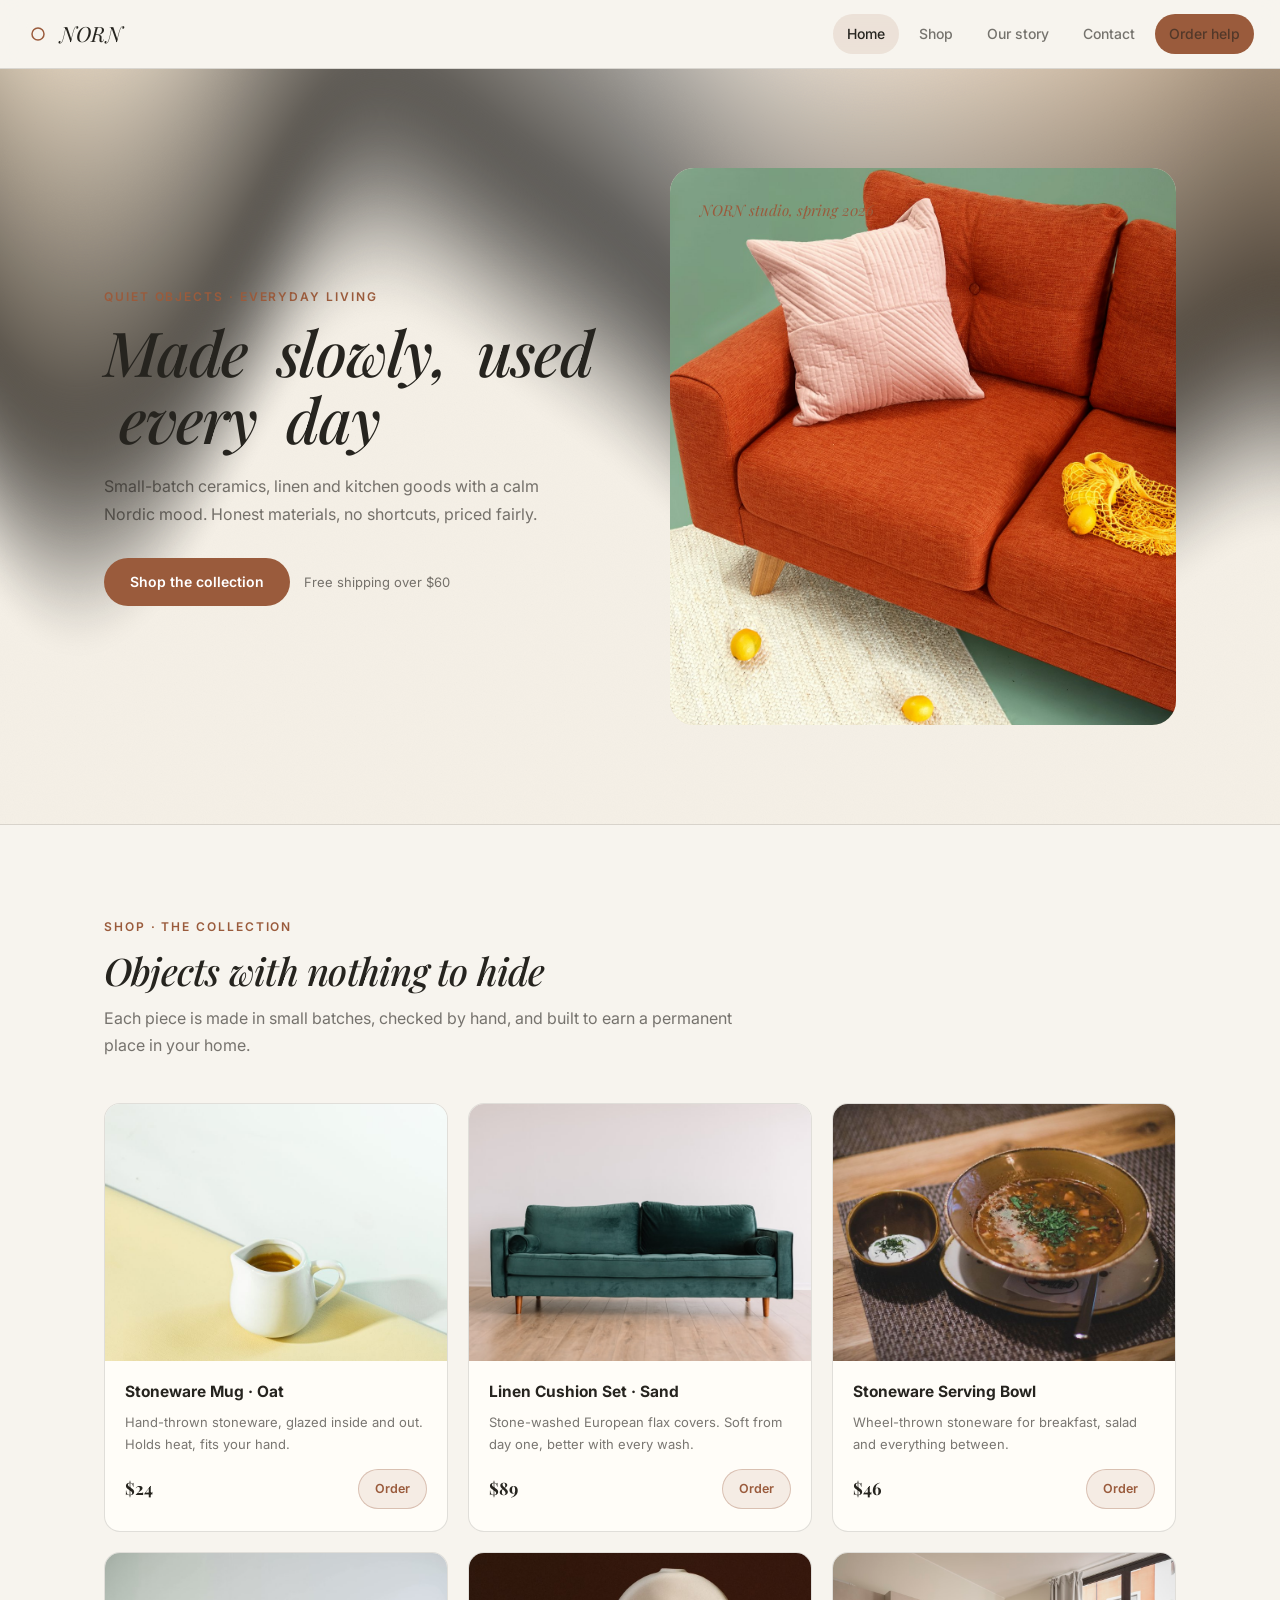
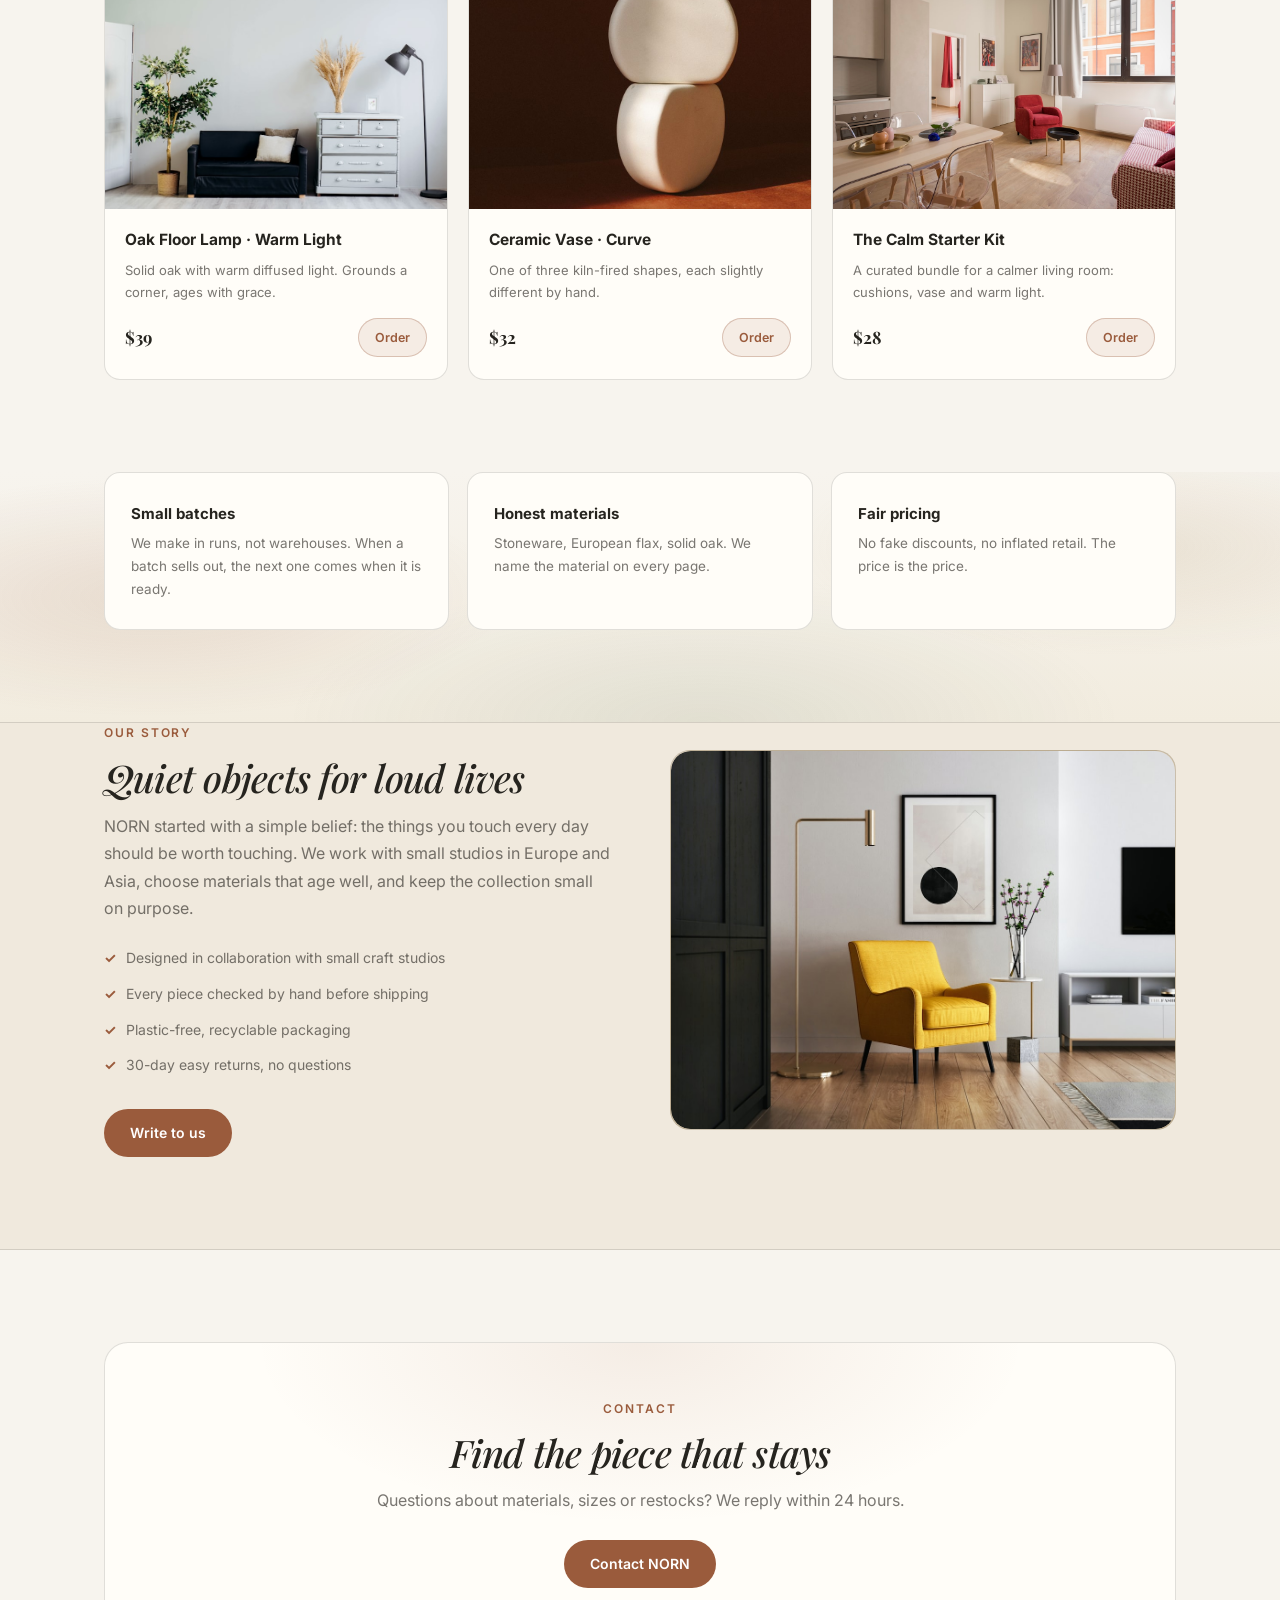
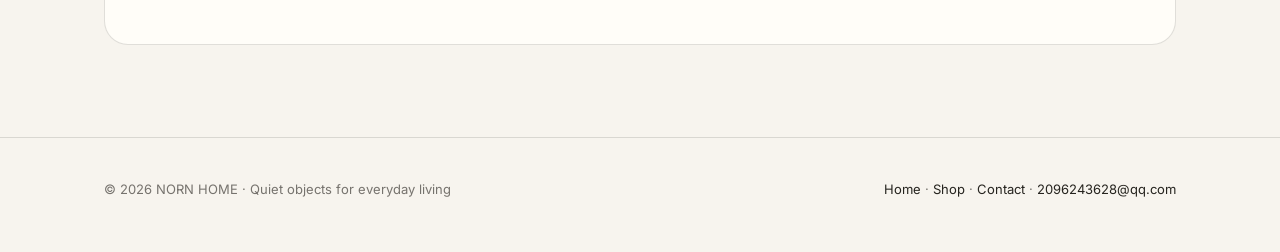
<file: index.html>
<!DOCTYPE html>
<html lang="en">
<head>
<meta charset="UTF-8">
<meta name="viewport" content="width=device-width, initial-scale=1.0">
<title>NORN HOME — Quiet Objects for Everyday Living</title>
<meta name="description" content="NORN HOME: small-batch ceramics, linen and kitchen goods with a calm Nordic mood. Made to be used every day.">
<link rel="icon" href="data:image/svg+xml,<svg xmlns='http://www.w3.org/2000/svg' viewBox='0 0 64 64'><rect width='64' height='64' rx='14' fill='%23f7f4ee'/><circle cx='32' cy='32' r='16' fill='none' stroke='%239a5b3c' stroke-width='4'/></svg>">
<link rel="preconnect" href="https://fonts.googleapis.com">
<link rel="preconnect" href="https://fonts.gstatic.com" crossorigin>
<link href="https://fonts.googleapis.com/css2?family=Inter:wght@300;400;500;600&family=Playfair+Display:ital@0;1&display=swap" rel="stylesheet">
<link rel="stylesheet" href="style.css">
</head>
<body>

<nav class="reveal">
  <a class="brand" href="index.html">
    <svg width="24" height="24" viewBox="0 0 64 64" fill="none"><rect width="64" height="64" rx="14" fill="#f7f4ee"/><circle cx="32" cy="32" r="16" fill="none" stroke="#9a5b3c" stroke-width="4"/></svg>
    <span class="serif">NORN</span>
  </a>
  <div class="nav-links">
    <a href="index.html" class="active">Home</a>
    <a href="index.html#shop">Shop</a>
    <a href="index.html#story">Our story</a>
    <a href="contact.html">Contact</a>
    <a class="cta" href="contact.html">Order help</a>
  </div>
</nav>

<header class="hero">
  <div class="aurora-webgl" data-stops="#e9d9c2,#f7f2ea,#ddc2a4" data-amplitude="1.1" data-blend="0.45" aria-hidden="true"></div>
  <div class="hero-grain" aria-hidden="true"></div>
  <div class="wrap hero-inner">
    <div>
      <div class="kicker hero-kicker">Quiet objects · everyday living</div>
      <h1 class="hero-title">
        <span class="w"><span class="c">Made</span></span>
        <span class="w"><span class="c">slowly,</span></span>
        <span class="w"><span class="c">used</span></span>
        <span class="w"><span class="c">every</span></span>
        <span class="w"><span class="c">day</span></span>
      </h1>
      <p class="hero-sub">Small-batch ceramics, linen and kitchen goods with a calm Nordic mood. Honest materials, no shortcuts, priced fairly.</p>
      <div class="hero-actions">
        <a class="cta" href="index.html#shop">Shop the collection</a>
        <span class="hero-note">Free shipping over $60</span>
      </div>
    </div>
    <div class="hero-visual reveal-img">
      <img src="img/hero.jpg" alt="NORN home interior with linen bedding">
      <span class="cap">NORN studio, spring 2026</span>
    </div>
  </div>
</header>

<section id="shop">
  <div class="wrap">
    <div class="sec-head reveal">
      <div class="kicker">Shop · the collection</div>
      <h2>Objects with nothing to hide</h2>
      <p>Each piece is made in small batches, checked by hand, and built to earn a permanent place in your home.</p>
    </div>
    <div class="grid-3">
      <div class="product reveal">
        <div class="photo"><img src="img/mug.jpg" alt="Stoneware mug with coffee"></div>
        <div class="body">
          <h3>Stoneware Mug · Oat</h3>
          <p>Hand-thrown stoneware, glazed inside and out. Holds heat, fits your hand.</p>
          <div class="price"><b>$24</b><a class="btn-sm" href="contact.html">Order</a></div>
        </div>
      </div>
      <div class="product reveal">
        <div class="photo"><img src="img/cushion.jpg" alt="Linen cushions on a sofa"></div>
        <div class="body">
          <h3>Linen Cushion Set · Sand</h3>
          <p>Stone-washed European flax covers. Soft from day one, better with every wash.</p>
          <div class="price"><b>$89</b><a class="btn-sm" href="contact.html">Order</a></div>
        </div>
      </div>
      <div class="product reveal">
        <div class="photo"><img src="img/bowls.jpg" alt="Stoneware serving bowl"></div>
        <div class="body">
          <h3>Stoneware Serving Bowl</h3>
          <p>Wheel-thrown stoneware for breakfast, salad and everything between.</p>
          <div class="price"><b>$46</b><a class="btn-sm" href="contact.html">Order</a></div>
        </div>
      </div>
      <div class="product reveal">
        <div class="photo"><img src="img/lamp.jpg" alt="Oak floor lamp in a living room"></div>
        <div class="body">
          <h3>Oak Floor Lamp · Warm Light</h3>
          <p>Solid oak with warm diffused light. Grounds a corner, ages with grace.</p>
          <div class="price"><b>$39</b><a class="btn-sm" href="contact.html">Order</a></div>
        </div>
      </div>
      <div class="product reveal">
        <div class="photo"><img src="img/vase.jpg" alt="Minimal ceramic vase"></div>
        <div class="body">
          <h3>Ceramic Vase · Curve</h3>
          <p>One of three kiln-fired shapes, each slightly different by hand.</p>
          <div class="price"><b>$32</b><a class="btn-sm" href="contact.html">Order</a></div>
        </div>
      </div>
      <div class="product reveal">
        <div class="photo"><img src="img/story.jpg" alt="Curated calm living room interior"></div>
        <div class="body">
          <h3>The Calm Starter Kit</h3>
          <p>A curated bundle for a calmer living room: cushions, vase and warm light.</p>
          <div class="price"><b>$28</b><a class="btn-sm" href="contact.html">Order</a></div>
        </div>
      </div>
    </div>
  </div>
</section>

<section class="mesh-band" style="padding-top:0">
  <div class="wrap">
    <div class="feats">
      <div class="feat reveal"><b>Small batches</b><p>We make in runs, not warehouses. When a batch sells out, the next one comes when it is ready.</p></div>
      <div class="feat reveal"><b>Honest materials</b><p>Stoneware, European flax, solid oak. We name the material on every page.</p></div>
      <div class="feat reveal"><b>Fair pricing</b><p>No fake discounts, no inflated retail. The price is the price.</p></div>
    </div>
  </div>
</section>

<section id="story" class="band" style="padding-top:0">
  <div class="wrap">
    <div class="reveal">
      <div class="kicker">Our story</div>
      <h2>Quiet objects for loud lives</h2>
      <p>NORN started with a simple belief: the things you touch every day should be worth touching. We work with small studios in Europe and Asia, choose materials that age well, and keep the collection small on purpose.</p>
      <ul>
        <li>Designed in collaboration with small craft studios</li>
        <li>Every piece checked by hand before shipping</li>
        <li>Plastic-free, recyclable packaging</li>
        <li>30-day easy returns, no questions</li>
      </ul>
      <a class="cta" href="contact.html">Write to us</a>
    </div>
    <div class="visual reveal-img"><img src="img/lounge.jpg" alt="NORN lounge with yellow armchair"></div>
  </div>
</section>

<section>
  <div class="wrap">
    <div class="contact-block reveal">
      <div class="kicker">Contact</div>
      <h2>Find the piece that stays</h2>
      <p>Questions about materials, sizes or restocks? We reply within 24 hours.</p>
      <a class="cta" href="contact.html">Contact NORN</a>
    </div>
  </div>
</section>

<footer>
  <div class="wrap">
    <div>© 2026 NORN HOME · Quiet objects for everyday living</div>
    <div><a href="index.html">Home</a> · <a href="index.html#shop">Shop</a> · <a href="contact.html">Contact</a> · <a href="mailto:2096243628@qq.com">2096243628@qq.com</a></div>
  </div>
</footer>
<script src="aurora.js"></script>
<script>
(function () {
  'use strict';
  var reduced = window.matchMedia('(prefers-reduced-motion: reduce)').matches;
  if (!reduced) {
    document.querySelectorAll('.hero-title .c').forEach(function (c, i) {
      c.style.animationDelay = (0.25 + i * 0.09) + 's';
    });
  }
  var io = new IntersectionObserver(function (entries) {
    entries.forEach(function (e) {
      if (e.isIntersecting) { e.target.classList.add('in'); io.unobserve(e.target); }
    });
  }, { threshold: 0.12 });
  document.querySelectorAll('.reveal, .reveal-img').forEach(function (el) { io.observe(el); });
})();
</script>
</body>
</html>
</file>
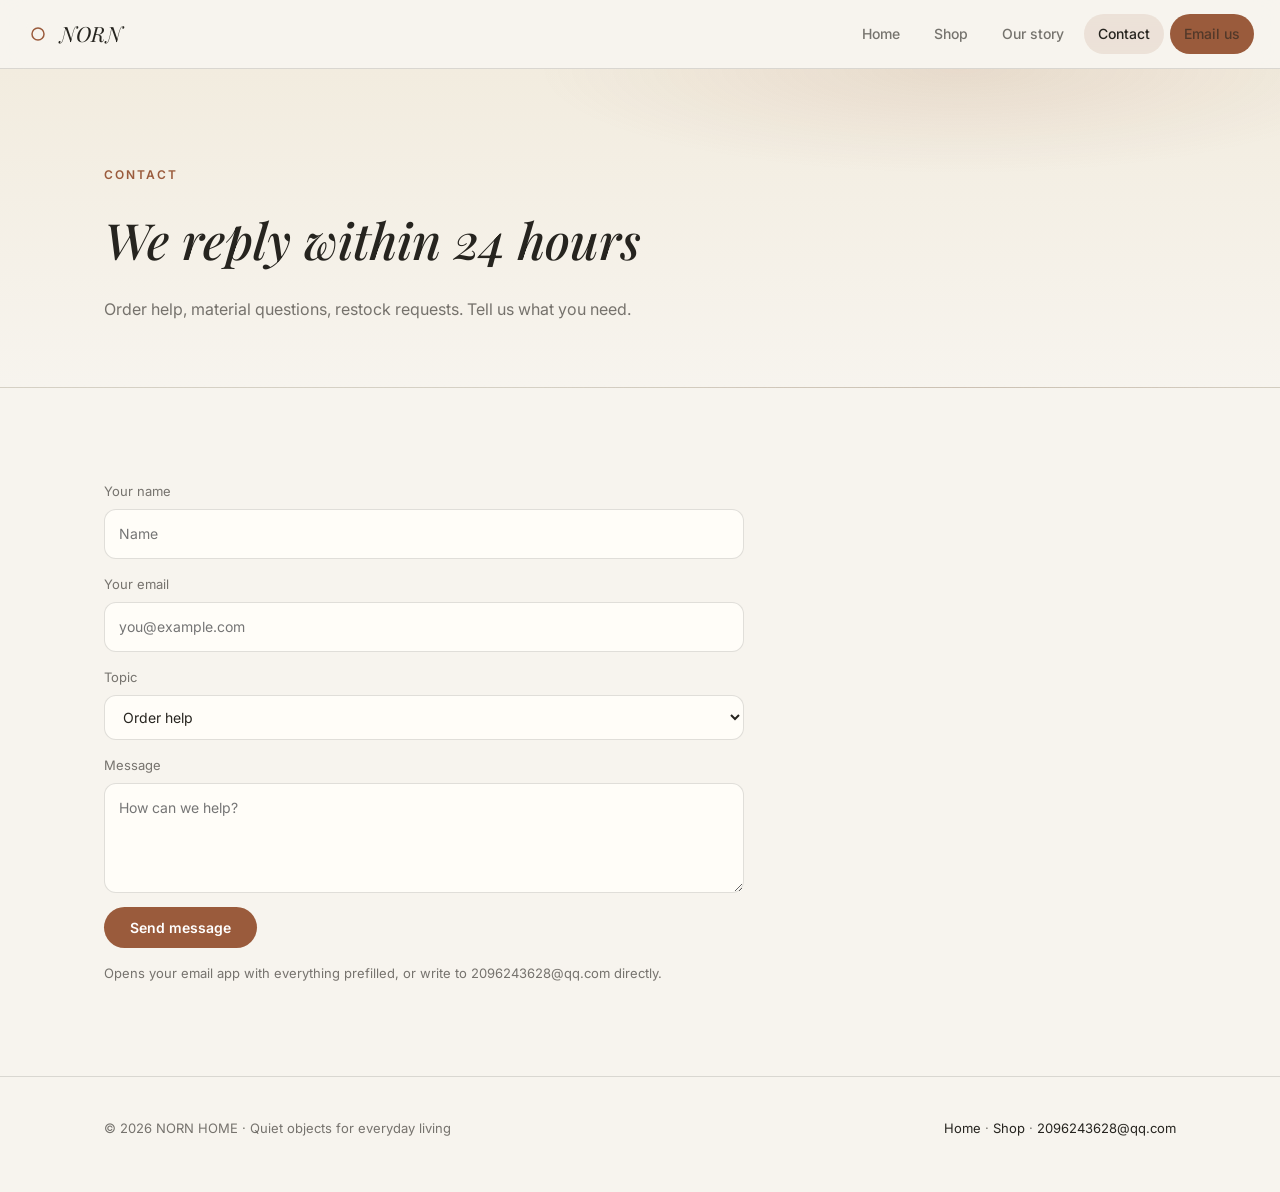
<file: contact.html>
<!DOCTYPE html>
<html lang="en">
<head>
<meta charset="UTF-8">
<meta name="viewport" content="width=device-width, initial-scale=1.0">
<title>Contact — NORN HOME</title>
<meta name="description" content="Contact NORN HOME: order help, material questions and restock requests.">
<link rel="icon" href="data:image/svg+xml,<svg xmlns='http://www.w3.org/2000/svg' viewBox='0 0 64 64'><rect width='64' height='64' rx='14' fill='%23f7f4ee'/><circle cx='32' cy='32' r='16' fill='none' stroke='%239a5b3c' stroke-width='4'/></svg>">
<link rel="preconnect" href="https://fonts.googleapis.com">
<link rel="preconnect" href="https://fonts.gstatic.com" crossorigin>
<link href="https://fonts.googleapis.com/css2?family=Inter:wght@300;400;500;600&family=Playfair+Display:ital@0;1&display=swap" rel="stylesheet">
<link rel="stylesheet" href="style.css">
</head>
<body>

<nav>
  <a class="brand" href="index.html">
    <svg width="24" height="24" viewBox="0 0 64 64" fill="none"><rect width="64" height="64" rx="14" fill="#f7f4ee"/><circle cx="32" cy="32" r="16" fill="none" stroke="#9a5b3c" stroke-width="4"/></svg>
    <span class="serif">NORN</span>
  </a>
  <div class="nav-links">
    <a href="index.html">Home</a>
    <a href="index.html#shop">Shop</a>
    <a href="index.html#story">Our story</a>
    <a href="contact.html" class="active">Contact</a>
    <a class="cta" href="mailto:2096243628@qq.com">Email us</a>
  </div>
</nav>

<header class="page-hero">
  <div class="wrap">
    <div class="kicker">Contact</div>
    <h1>We reply within 24 hours</h1>
    <p>Order help, material questions, restock requests. Tell us what you need.</p>
  </div>
</header>

<section>
  <div class="wrap">
    <form class="form" onsubmit="return sendMail(event)">
      <label>Your name <input type="text" id="n" required placeholder="Name"></label>
      <label>Your email <input type="email" id="e" required placeholder="you@example.com"></label>
      <label>Topic
        <select id="t">
          <option>Order help</option>
          <option>Product question</option>
          <option>Restock request</option>
          <option>Wholesale / press</option>
          <option>Something else</option>
        </select>
      </label>
      <label>Message <textarea id="m" required placeholder="How can we help?"></textarea></label>
      <button class="cta" type="submit">Send message</button>
      <p style="color:var(--muted);font-size:13px">Opens your email app with everything prefilled, or write to 2096243628@qq.com directly.</p>
    </form>
  </div>
</section>

<footer>
  <div class="wrap">
    <div>© 2026 NORN HOME · Quiet objects for everyday living</div>
    <div><a href="index.html">Home</a> · <a href="index.html#shop">Shop</a> · <a href="mailto:2096243628@qq.com">2096243628@qq.com</a></div>
  </div>
</footer>

<script>
function sendMail(ev) {
  ev.preventDefault();
  var n = document.getElementById('n').value;
  var e = document.getElementById('e').value;
  var t = document.getElementById('t').value;
  var m = document.getElementById('m').value;
  var body = encodeURIComponent('Name: ' + n + '\nEmail: ' + e + '\nTopic: ' + t + '\n\n' + m);
  window.location.href = 'mailto:2096243628@qq.com?subject=' + encodeURIComponent('NORN HOME inquiry - ' + t) + '&body=' + body;
  return false;
}
</script>
</body>
</html>
</file>
<file: style.css>
:root {
  --bg: #f7f4ee;
  --panel: #fffdf8;
  --line: rgba(38,36,31,.14);
  --ink: #26241f;
  --muted: rgba(38,36,31,.62);
  --accent: #9a5b3c;
  --accent-2: #7f4a31;
  --radius: 16px;
  --font: "Inter", "PingFang SC", "Microsoft YaHei", system-ui, sans-serif;
  --serif: "Playfair Display", Georgia, serif;
}
* { margin: 0; padding: 0; box-sizing: border-box; }
body { font-family: var(--font); background: var(--bg); color: var(--ink); line-height: 1.7; -webkit-font-smoothing: antialiased; }
.wrap { max-width: 1120px; margin: 0 auto; padding: 0 24px; }
a { color: var(--accent); }

nav {
  position: sticky; top: 0; z-index: 50;
  display: flex; align-items: center; justify-content: space-between;
  padding: 14px 26px; background: rgba(247,244,238,.9); backdrop-filter: blur(12px);
  border-bottom: 1px solid var(--line);
}
.brand { display: flex; align-items: center; gap: 10px; text-decoration: none; color: var(--ink); }
.brand .serif { font-family: var(--serif); font-style: italic; font-size: 21px; letter-spacing: .01em; }
.nav-links { display: flex; gap: 6px; align-items: center; }
.nav-links a { color: var(--muted); text-decoration: none; font-size: 14px; font-weight: 500; padding: 8px 14px; border-radius: 999px; transition: background .16s, color .16s; }
.nav-links a:hover { background: rgba(154,91,60,.08); color: var(--ink); }
.nav-links a.active { background: rgba(154,91,60,.12); color: var(--ink); }
.cta {
  display: inline-block; background: var(--accent); color: #fff; font-weight: 600;
  padding: 12px 26px; border-radius: 999px; text-decoration: none; font-size: 14px;
  transition: transform .14s, background .16s;
}
.cta:hover { background: var(--accent-2); transform: translateY(-1px); }
.cta:active { transform: scale(.96); }

.hero {
  position: relative; min-height: 84vh; min-height: 84dvh; display: flex; align-items: center;
  background:
    radial-gradient(ellipse 55% 60% at 80% 15%, rgba(154,91,60,.14), transparent 55%),
    linear-gradient(180deg, #f3eee5, #f7f4ee);
  border-bottom: 1px solid var(--line);
}
.hero .wrap { display: grid; grid-template-columns: 1fr 1fr; gap: 60px; align-items: center; padding: 50px 24px; }
.hero h1 { font-family: var(--serif); font-style: italic; font-weight: 500; font-size: clamp(36px, 5.4vw, 62px); letter-spacing: -.02em; line-height: 1.08; margin-bottom: 20px; }
.hero p { color: var(--muted); font-size: 16px; max-width: 30em; margin-bottom: 30px; }
.hero-actions { display: flex; gap: 14px; align-items: center; flex-wrap: wrap; }
.hero-note { font-size: 13px; color: var(--muted); }
.hero-visual { position: relative; aspect-ratio: 4 / 4.4; border-radius: 24px; overflow: hidden; background: linear-gradient(160deg, #e9e0d0, #ddd0bb); display: flex; align-items: flex-end; padding: 34px; }
.hero-visual img { position: absolute; inset: 0; width: 100%; height: 100%; object-fit: cover; }
.hero-visual .plate { width: 100%; aspect-ratio: 1 / 1; border-radius: 50%; background: radial-gradient(circle at 36% 32%, #f4ecdd, #d8c7ab); border: 1px solid rgba(38,36,31,.12); box-shadow: 0 30px 70px -30px rgba(38,36,31,.4); }
.hero-visual .cap { position: absolute; top: 30px; left: 30px; font-family: var(--serif); font-style: italic; font-size: 15px; color: var(--accent); }

section { padding: 92px 0; }
.sec-head { max-width: 640px; margin-bottom: 44px; }
.kicker { font-size: 12px; font-weight: 600; letter-spacing: .16em; text-transform: uppercase; color: var(--accent); margin-bottom: 12px; }
h2 { font-family: var(--serif); font-style: italic; font-weight: 500; font-size: clamp(26px, 3.4vw, 38px); letter-spacing: -.02em; line-height: 1.15; margin-bottom: 12px; }
.sec-head p { color: var(--muted); }

.grid-3 { display: grid; grid-template-columns: repeat(3, 1fr); gap: 20px; }
.product { background: var(--panel); border: 1px solid var(--line); border-radius: var(--radius); overflow: hidden; transition: transform .2s, border-color .2s; }
.product:hover { transform: translateY(-4px); border-color: rgba(154,91,60,.4); }
.product .photo { aspect-ratio: 4 / 3; display: flex; align-items: center; justify-content: center; }
.product .photo img { position: absolute; inset: 0; width: 100%; height: 100%; object-fit: cover; }
.product { position: relative; }
.product .photo svg { width: 72px; height: 72px; }
.product .body { padding: 18px 20px 22px; }
.product .body h3 { font-size: 15.5px; margin-bottom: 6px; }
.product .body p { font-size: 13px; color: var(--muted); }
.product .price { display: flex; align-items: center; justify-content: space-between; margin-top: 14px; }
.product .price b { font-size: 17px; font-family: var(--serif); }
.product .btn-sm { background: rgba(154,91,60,.1); border: 1px solid rgba(154,91,60,.3); color: var(--accent); font-size: 12.5px; font-weight: 600; padding: 8px 16px; border-radius: 999px; text-decoration: none; }
.product .btn-sm:hover { background: var(--accent); color: #fff; }

.feats { display: grid; grid-template-columns: repeat(3, 1fr); gap: 18px; }
.feat { background: var(--panel); border: 1px solid var(--line); border-radius: var(--radius); padding: 28px 26px; }
.feat b { display: block; font-size: 15px; margin-bottom: 6px; }
.feat p { font-size: 13.5px; color: var(--muted); }

.band { border-top: 1px solid var(--line); border-bottom: 1px solid var(--line); background: #f0e9dd; }
.band .wrap { display: grid; grid-template-columns: 1fr 1fr; gap: 60px; align-items: center; }
.band h2 { margin-bottom: 14px; }
.band p { color: var(--muted); margin-bottom: 18px; }
.band ul { list-style: none; margin-bottom: 26px; }
.band li { font-size: 14px; color: var(--muted); padding: 6px 0 6px 22px; position: relative; }
.band li::before { content: "✓"; position: absolute; left: 0; color: var(--accent); font-weight: 700; }
.band .visual { aspect-ratio: 4 / 3; border-radius: 20px; background: linear-gradient(160deg, #e2d6c2, #cfbd9f); border: 1px solid rgba(38,36,31,.12); }
.band .visual img { width: 100%; height: 100%; object-fit: cover; display: block; border-radius: 20px; }

.contact-block { background: var(--panel); border: 1px solid var(--line); border-radius: 24px; padding: 56px 44px; text-align: center; }
.contact-block p { color: var(--muted); margin-bottom: 26px; }

footer { padding: 40px 0 52px; border-top: 1px solid var(--line); color: var(--muted); font-size: 13px; }
footer .wrap { display: flex; justify-content: space-between; flex-wrap: wrap; gap: 12px; }
footer a { color: var(--ink); text-decoration: none; }

.page-hero { padding: 96px 0 64px; border-bottom: 1px solid var(--line); background: radial-gradient(ellipse 60% 60% at 75% 0%, rgba(154,91,60,.12), transparent 55%), linear-gradient(180deg, #f2ecdf, #f7f4ee); }
.page-hero h1 { font-family: var(--serif); font-style: italic; font-weight: 500; font-size: clamp(30px, 4.6vw, 50px); margin-bottom: 14px; }
.page-hero p { color: var(--muted); max-width: 40em; }

.form { display: grid; gap: 14px; max-width: 640px; }
.form label { font-size: 13px; color: var(--muted); display: grid; gap: 7px; }
.form input, .form textarea, .form select { background: var(--panel); border: 1px solid var(--line); border-radius: 12px; color: var(--ink); font: inherit; font-size: 14px; padding: 12px 14px; outline: none; }
.form input:focus, .form textarea:focus, .form select:focus { border-color: rgba(154,91,60,.5); }
.form textarea { min-height: 110px; resize: vertical; }
.form .cta { border: 0; cursor: pointer; justify-self: start; font-family: inherit; }

@media (max-width: 960px) {
  .grid-3, .feats { grid-template-columns: 1fr 1fr; }
  .hero .wrap, .band .wrap { grid-template-columns: 1fr; gap: 32px; }
  .hero { min-height: auto; padding: 60px 0; }
  .nav-links a:not(.cta) { display: none; }
}
@media (max-width: 560px) {
  .grid-3, .feats { grid-template-columns: 1fr; }
}

/* ══ 动态 hero：Aurora 背景 + 逐字标题 ══ */
.hero { background: #f5f0e7; }
.hero .aurora-webgl { position: absolute; inset: 0; z-index: 0; }
.hero-inner { position: relative; z-index: 1; }
.hero-grain {
  position: absolute; inset: 0; z-index: 0; pointer-events: none; opacity: .5;
  background-image: url("data:image/svg+xml,%3Csvg xmlns='http://www.w3.org/2000/svg' width='140' height='140'%3E%3Cfilter id='n'%3E%3CfeTurbulence type='fractalNoise' baseFrequency='0.9' numOctaves='2'/%3E%3CfeColorMatrix values='0 0 0 0 0.2 0 0 0 0 0.18 0 0 0 0 0.14 0 0 0 0.05 0'/%3E%3C/filter%3E%3Crect width='140' height='140' filter='url(%23n)'/%3E%3C/svg%3E");
}
.hero-kicker { opacity: 0; animation: heroFade 0.8s cubic-bezier(.16,1,.3,1) forwards; animation-delay: .1s; }
.hero-title .w { display: inline-block; }
.hero-title .c {
  display: inline-block; opacity: 0; filter: blur(10px); transform: translateY(18px);
  animation: heroWord 0.9s cubic-bezier(.16,1,.3,1) forwards;
}
.hero-title .w + .w { margin-left: .24em; }
@keyframes heroWord { to { opacity: 1; filter: blur(0); transform: translateY(0); } }
.hero-sub { opacity: 0; animation: heroFade 1s cubic-bezier(.16,1,.3,1) forwards; animation-delay: .75s; }
.hero-actions { opacity: 0; animation: heroFade 1s cubic-bezier(.16,1,.3,1) forwards; animation-delay: .95s; }
@keyframes heroFade { to { opacity: 1; } }
.hero-visual img { transition: transform 1.4s cubic-bezier(.16,1,.3,1), opacity 1s; }
.hero-visual.reveal-img { opacity: 0; transform: translateY(26px) scale(1.04); }
.hero-visual.reveal-img.in { opacity: 1; transform: none; }
.hero-visual.reveal-img.in img { transform: scale(1.02); }

/* ══ 滚动显现（ScrollReveal 风格）══ */
.reveal { opacity: 0; transform: translateY(24px); transition: opacity .7s cubic-bezier(.16,1,.3,1), transform .7s cubic-bezier(.16,1,.3,1); }
.reveal.in { opacity: 1; transform: none; }
.reveal-img { opacity: 0; transform: translateY(28px) scale(1.03); transition: opacity .9s cubic-bezier(.16,1,.3,1), transform .9s cubic-bezier(.16,1,.3,1); }
.reveal-img.in { opacity: 1; transform: none; }

/* ══ 产品卡升级：hover 图片放大 + 3D 倾斜 + 阴影 ══ */
.product { transform-style: preserve-3d; transition: transform .24s cubic-bezier(.16,1,.3,1), border-color .24s, box-shadow .24s; }
.product:hover { transform: translateY(-6px) rotateX(2deg) rotateY(-2deg); border-color: rgba(154,91,60,.45); box-shadow: 0 26px 54px -28px rgba(38,36,31,.4); }
.product .photo { position: relative; overflow: hidden; }
.product .photo img { transition: transform .7s cubic-bezier(.16,1,.3,1); }
.product:hover .photo img { transform: scale(1.07); }
.product .photo::after {
  content: ""; position: absolute; inset: 0; pointer-events: none;
  background: radial-gradient(340px circle at var(--mx, 50%) var(--my, 50%), rgba(255,255,255,.28), transparent 62%);
  opacity: 0; transition: opacity .3s;
}
.product:hover .photo::after { opacity: 1; }

/* ══ 网格渐变区（Mesh Gradient）══ */
.mesh-band {
  position: relative; overflow: hidden;
  background:
    radial-gradient(46% 80% at 12% 50%, rgba(154,91,60,.14), transparent 60%),
    radial-gradient(42% 70% at 88% 30%, rgba(180,150,110,.18), transparent 62%),
    radial-gradient(50% 90% at 55% 100%, rgba(120,140,120,.14), transparent 65%),
    linear-gradient(180deg, #f7f4ee, #f2ecdf);
}
.feat { transition: transform .22s, box-shadow .22s; }
.feat:hover { transform: translateY(-3px); box-shadow: 0 18px 40px -26px rgba(38,36,31,.35); }

/* ══ 故事区视觉增强 ══ */
.band .visual { overflow: hidden; }
.band .visual img { transition: transform .8s cubic-bezier(.16,1,.3,1); }
.band .visual:hover img { transform: scale(1.04); }

/* ══ 联系块轻微玻璃化 ══ */
.contact-block { position: relative; overflow: hidden; }
.contact-block::before {
  content: ""; position: absolute; inset: 0;
  background: radial-gradient(60% 100% at 50% 0%, rgba(154,91,60,.1), transparent 60%);
}
.contact-block > * { position: relative; }

@media (prefers-reduced-motion: reduce) {
  .hero-title .c, .hero-kicker, .hero-sub, .hero-actions { opacity: 1; filter: none; transform: none; animation: none; }
  .reveal, .reveal-img { opacity: 1; transform: none; transition: none; }
  .product:hover { transform: none; }
}
</file>
